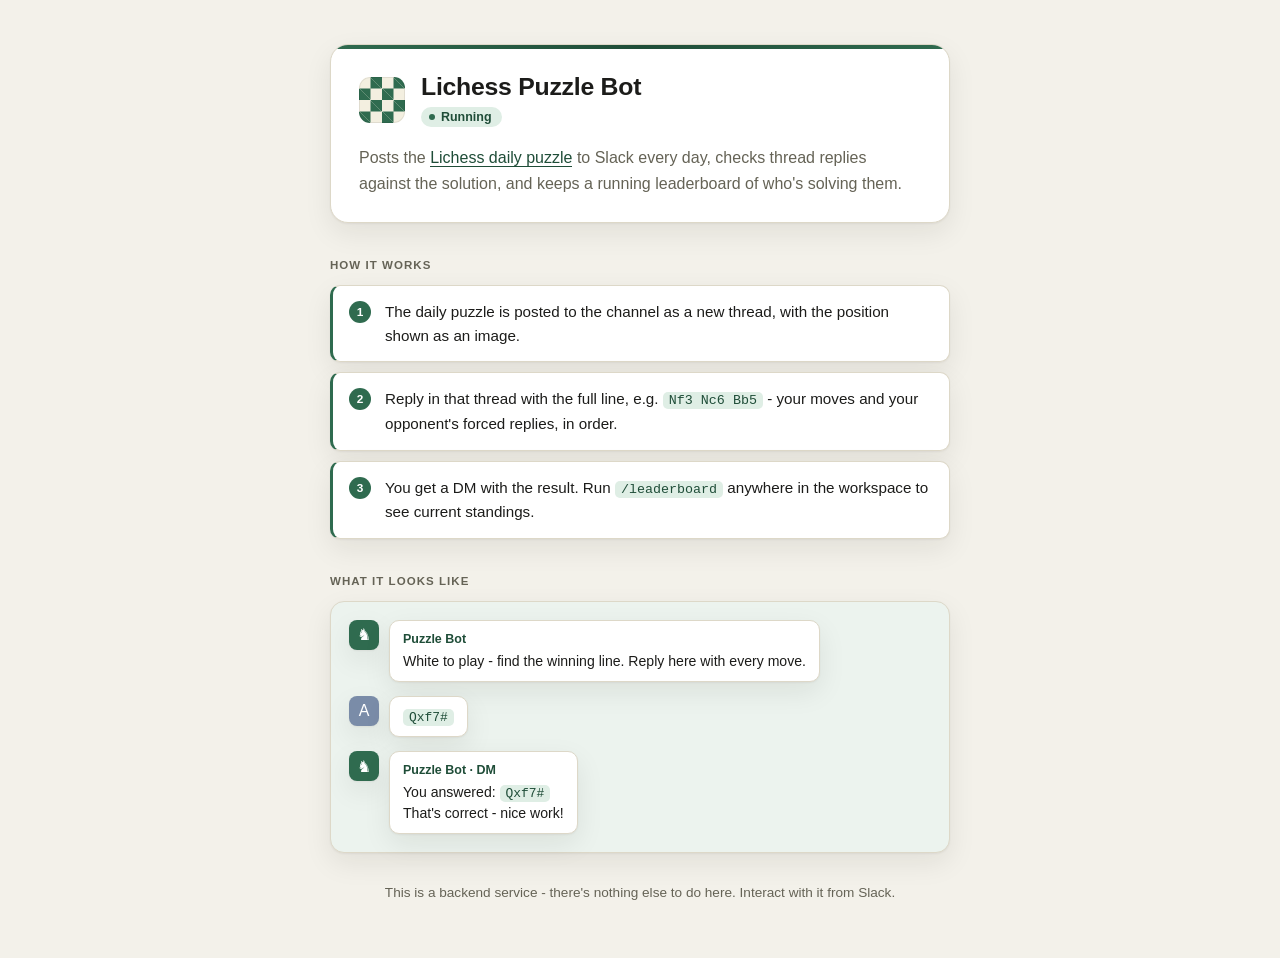
<file: static/index.html>
<!doctype html>
<html lang="en">
<head>
<meta charset="utf-8">
<meta name="viewport" content="width=device-width, initial-scale=1">
<title>Lichess Puzzle Bot</title>
<style>
  :root {
    --bg: #f3f1ea;
    --surface: #ffffff;
    --surface-2: #ecf3ee;
    --fg: #1c1c1a;
    --muted: #656356;
    --border: #ddd8c8;
    --accent: #2f6b4f;
    --accent-strong: #1f4d38;
    --accent-soft: #dfeee5;
    --square-a: #f3efe0;
    --square-b: #2f6b4f;
    --shadow: 0 1px 2px rgba(30, 25, 10, 0.05), 0 10px 28px rgba(30, 25, 10, 0.08);
  }
  @media (prefers-color-scheme: dark) {
    :root {
      --bg: #121210;
      --surface: #1e1d17;
      --surface-2: #172019;
      --fg: #f1eee2;
      --muted: #a6a394;
      --border: #38352a;
      --accent: #6fc290;
      --accent-strong: #8fd6ac;
      --accent-soft: #1c2c22;
      --square-a: #2a2818;
      --square-b: #3f7a58;
      --shadow: 0 1px 2px rgba(0, 0, 0, 0.35), 0 10px 28px rgba(0, 0, 0, 0.4);
    }
  }
  * { box-sizing: border-box; }
  body {
    margin: 0;
    background: var(--bg);
    color: var(--fg);
    font-family: -apple-system, BlinkMacSystemFont, "Segoe UI", sans-serif;
    padding: 44px 20px 60px;
  }
  main {
    max-width: 620px;
    margin: 0 auto;
  }

  /* ---- hero ---- */
  .hero {
    position: relative;
    background: var(--surface);
    border: 1px solid var(--border);
    border-radius: 18px;
    box-shadow: var(--shadow);
    padding: 28px 28px 26px;
    margin-bottom: 36px;
    overflow: hidden;
  }
  .hero::before {
    content: "";
    position: absolute;
    inset: 0 0 auto 0;
    height: 4px;
    background: linear-gradient(90deg, var(--accent) 0%, var(--accent-strong) 50%, var(--accent) 100%);
  }
  .hero-top {
    display: flex;
    align-items: center;
    gap: 16px;
    margin-bottom: 18px;
  }
  .board-icon {
    width: 46px;
    height: 46px;
    border-radius: 11px;
    flex-shrink: 0;
    background-color: var(--square-a);
    background-image:
      linear-gradient(45deg, var(--square-b) 25%, transparent 25%, transparent 75%, var(--square-b) 75%),
      linear-gradient(45deg, var(--square-b) 25%, transparent 25%, transparent 75%, var(--square-b) 75%);
    background-size: 23px 23px;
    background-position: 0 0, 11.5px 11.5px;
    box-shadow: inset 0 0 0 1px rgba(0,0,0,0.08);
  }
  h1 {
    font-size: 1.55rem;
    margin: 0;
    letter-spacing: -0.01em;
  }
  .status {
    display: inline-flex;
    align-items: center;
    gap: 6px;
    font-size: 0.78rem;
    font-weight: 600;
    color: var(--accent-strong);
    background: var(--accent-soft);
    padding: 3px 10px 3px 8px;
    border-radius: 999px;
    margin-top: 6px;
  }
  .dot {
    width: 6px;
    height: 6px;
    border-radius: 50%;
    background: var(--accent);
  }
  .tagline {
    color: var(--muted);
    line-height: 1.6;
    margin: 0;
    font-size: 1rem;
  }
  .tagline a { color: var(--accent-strong); text-decoration: none; border-bottom: 1px solid currentColor; }

  /* ---- section headers ---- */
  h2.eyebrow {
    font-size: 0.72rem;
    font-weight: 700;
    letter-spacing: 0.09em;
    text-transform: uppercase;
    color: var(--muted);
    margin: 0 0 14px;
  }

  /* ---- steps ---- */
  .steps {
    display: grid;
    gap: 10px;
    margin-bottom: 36px;
  }
  .step {
    display: flex;
    gap: 14px;
    align-items: flex-start;
    background: var(--surface);
    border: 1px solid var(--border);
    border-left: 3px solid var(--accent);
    border-radius: 10px;
    padding: 14px 16px;
    box-shadow: var(--shadow);
  }
  .step-num {
    width: 22px;
    height: 22px;
    border-radius: 50%;
    background: var(--accent);
    color: var(--surface);
    font-size: 0.74rem;
    font-weight: 800;
    display: flex;
    align-items: center;
    justify-content: center;
    flex-shrink: 0;
    margin-top: 1px;
  }
  .step p {
    margin: 0;
    line-height: 1.55;
    font-size: 0.95rem;
    color: var(--fg);
  }
  .step p code {
    background: var(--accent-soft);
    color: var(--accent-strong);
    padding: 1px 6px;
    border-radius: 5px;
    font-size: 0.88em;
  }

  /* ---- mock conversation ---- */
  .thread {
    background: var(--surface-2);
    border: 1px solid var(--border);
    border-radius: 14px;
    padding: 18px;
    box-shadow: var(--shadow);
    margin-bottom: 12px;
  }
  .msg {
    display: flex;
    gap: 10px;
    align-items: flex-start;
    margin-bottom: 14px;
  }
  .msg:last-child { margin-bottom: 0; }
  .avatar {
    width: 30px;
    height: 30px;
    border-radius: 8px;
    flex-shrink: 0;
    display: flex;
    align-items: center;
    justify-content: center;
    font-size: 1rem;
    color: #fff;
    box-shadow: var(--shadow);
  }
  .avatar.bot { background: var(--accent); }
  .avatar.user { background: #7a8ca8; }
  .bubble {
    background: var(--surface);
    border: 1px solid var(--border);
    border-radius: 10px;
    padding: 9px 13px;
    font-size: 0.88rem;
    line-height: 1.5;
    box-shadow: var(--shadow);
  }
  .bubble .who {
    font-weight: 700;
    font-size: 0.78rem;
    color: var(--accent-strong);
    margin-bottom: 2px;
  }
  .bubble code {
    background: var(--accent-soft);
    color: var(--accent-strong);
    padding: 1px 6px;
    border-radius: 5px;
    font-size: 0.92em;
  }

  footer {
    color: var(--muted);
    font-size: 0.85rem;
    text-align: center;
    padding-top: 20px;
  }

  @media (max-width: 420px) {
    body { padding: 28px 14px 48px; }
    .hero { padding: 22px 20px 20px; }
    .board-icon { width: 40px; height: 40px; }
    h1 { font-size: 1.35rem; }
  }
</style>
</head>
<body>
<main>
  <div class="hero">
    <div class="hero-top">
      <div class="board-icon" aria-hidden="true"></div>
      <div>
        <h1>Lichess Puzzle Bot</h1>
        <div class="status"><span class="dot"></span> Running</div>
      </div>
    </div>
    <p class="tagline">
      Posts the <a href="https://lichess.org/training/daily">Lichess daily puzzle</a> to Slack every day,
      checks thread replies against the solution, and keeps a running leaderboard of who's solving them.
    </p>
  </div>

  <h2 class="eyebrow">How it works</h2>
  <div class="steps">
    <div class="step">
      <div class="step-num">1</div>
      <p>The daily puzzle is posted to the channel as a new thread, with the position shown as an image.</p>
    </div>
    <div class="step">
      <div class="step-num">2</div>
      <p>Reply in that thread with the full line, e.g. <code>Nf3 Nc6 Bb5</code> - your moves and your opponent's forced replies, in order.</p>
    </div>
    <div class="step">
      <div class="step-num">3</div>
      <p>You get a DM with the result. Run <code>/leaderboard</code> anywhere in the workspace to see current standings.</p>
    </div>
  </div>

  <h2 class="eyebrow">What it looks like</h2>
  <div class="thread">
    <div class="msg">
      <div class="avatar bot">&#9822;</div>
      <div class="bubble">
        <div class="who">Puzzle Bot</div>
        White to play - find the winning line. Reply here with every move.
      </div>
    </div>
    <div class="msg">
      <div class="avatar user">A</div>
      <div class="bubble"><code>Qxf7#</code></div>
    </div>
    <div class="msg">
      <div class="avatar bot">&#9822;</div>
      <div class="bubble">
        <div class="who">Puzzle Bot &middot; DM</div>
        You answered: <code>Qxf7#</code><br>That's correct - nice work!
      </div>
    </div>
  </div>

  <footer>
    This is a backend service - there's nothing else to do here. Interact with it from Slack.
  </footer>
</main>
</body>
</html>
</file>
